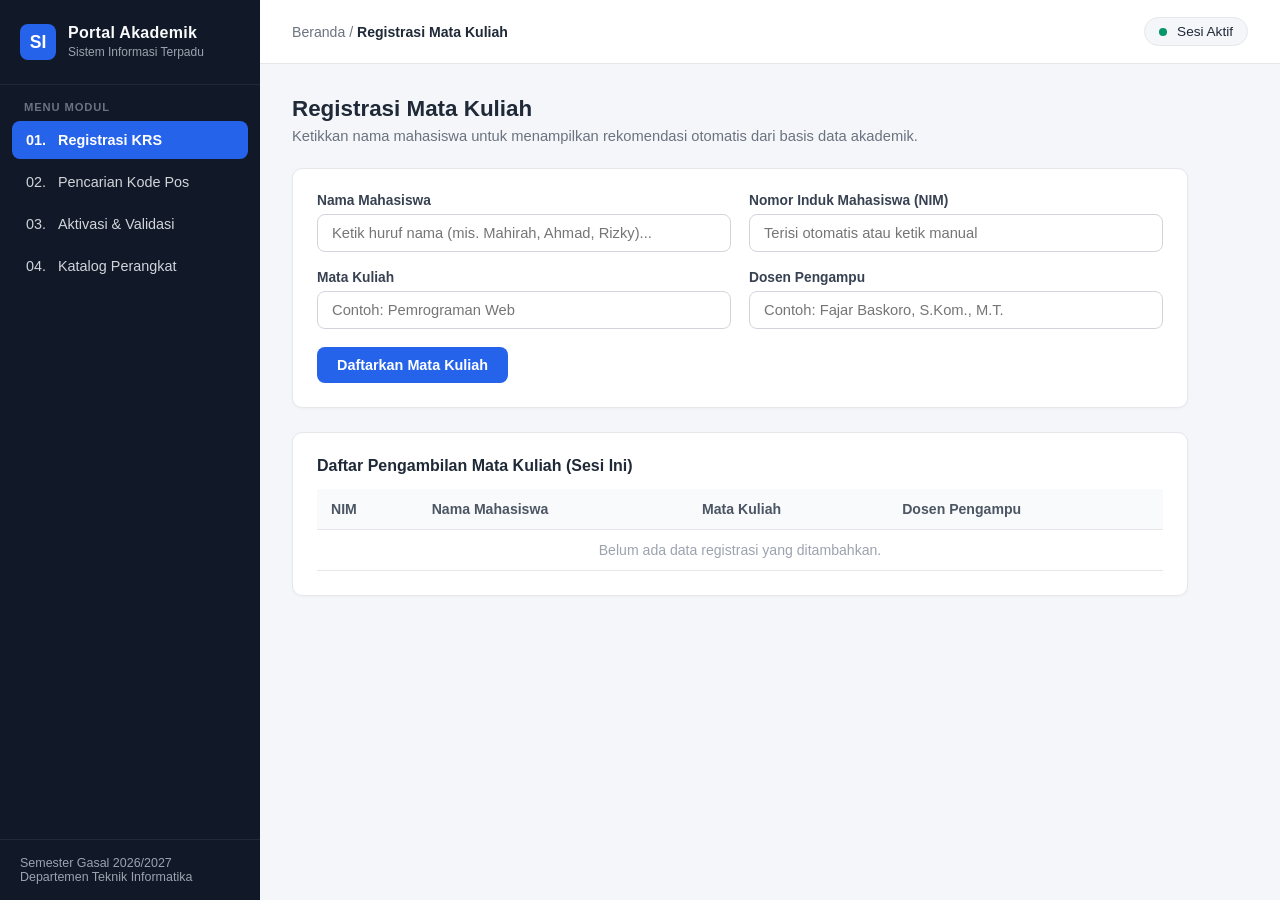
<file: Tugas 6/index.html>
<!DOCTYPE html>
<html lang="id">
<head>
  <meta charset="UTF-8">
  <meta name="viewport" content="width=device-width, initial-scale=1.0">
  <title>SIAKAD & Layanan Mahasiswa — Portal Akademik</title>
  <link rel="stylesheet" href="style.css">
</head>
<body>

  <!-- Sidebar -->
  <aside class="sidebar">
    <div class="brand">
      <div class="brand-logo">SI</div>
      <div class="brand-text">
        <h1>Portal Akademik</h1>
        <span>Sistem Informasi Terpadu</span>
      </div>
    </div>

    <nav class="nav-menu">
      <div class="nav-label">Menu Modul</div>
      <button class="nav-item active" data-target="modul-registrasi" data-title="Registrasi Mata Kuliah">
        <span>01.</span> Registrasi KRS
      </button>
      <button class="nav-item" data-target="modul-kodepos" data-title="Direktori Kode Pos">
        <span>02.</span> Pencarian Kode Pos
      </button>
      <button class="nav-item" data-target="modul-validasi" data-title="Aktivasi Akun Mahasiswa">
        <span>03.</span> Aktivasi & Validasi
      </button>
      <button class="nav-item" data-target="modul-katalog" data-title="Inventaris Lab & Perangkat">
        <span>04.</span> Katalog Perangkat
      </button>
    </nav>

    <div class="sidebar-footer">
      Semester Gasal 2026/2027<br>
      Departemen Teknik Informatika
    </div>
  </aside>

  <!-- Main Content -->
  <div class="main-wrapper">
    <header class="topbar">
      <div class="breadcrumb">Beranda / <strong id="topbarTitle">Registrasi Mata Kuliah</strong></div>
      <div class="user-pill">
        <span class="status-dot"></span>
        <span>Sesi Aktif</span>
      </div>
    </header>

    <main class="content-area">

      <!-- ================= MODUL 1: FORM REGISTRASI + AUTOCOMPLETE ================= -->
      <section id="modul-registrasi" class="page-section active">
        <div class="section-header">
          <h2>Registrasi Mata Kuliah</h2>
          <p>Ketikkan nama mahasiswa untuk menampilkan rekomendasi otomatis dari basis data akademik.</p>
        </div>

        <div class="card">
          <form id="formRegistrasi" autocomplete="off">
            <div class="grid-2">
              <div class="form-group">
                <label for="regNama">Nama Mahasiswa</label>
                <input type="text" id="regNama" placeholder="Ketik huruf nama (mis. Mahirah, Ahmad, Rizky)..." required>
                <div id="dropdownNama" class="autocomplete-dropdown"></div>
              </div>

              <div class="form-group">
                <label for="regNim">Nomor Induk Mahasiswa (NIM)</label>
                <input type="text" id="regNim" placeholder="Terisi otomatis atau ketik manual" required>
              </div>
            </div>

            <div class="grid-2">
              <div class="form-group">
                <label for="regMatkul">Mata Kuliah</label>
                <input type="text" id="regMatkul" placeholder="Contoh: Pemrograman Web" required>
              </div>

              <div class="form-group">
                <label for="regDosen">Dosen Pengampu</label>
                <input type="text" id="regDosen" placeholder="Contoh: Fajar Baskoro, S.Kom., M.T." required>
              </div>
            </div>

            <button type="submit" class="btn btn-primary">Daftarkan Mata Kuliah</button>
          </form>
        </div>

        <div class="card">
          <h3 class="card-subtitle">Daftar Pengambilan Mata Kuliah (Sesi Ini)</h3>
          <table>
            <thead>
              <tr>
                <th>NIM</th>
                <th>Nama Mahasiswa</th>
                <th>Mata Kuliah</th>
                <th>Dosen Pengampu</th>
              </tr>
            </thead>
            <tbody id="tabelRegistrasi">
              <tr>
                <td colspan="4" class="empty-row">Belum ada data registrasi yang ditambahkan.</td>
              </tr>
            </tbody>
          </table>
        </div>
      </section>

      <!-- ================= MODUL 2: PENCARIAN KODE POS INDONESIA ================= -->
      <section id="modul-kodepos" class="page-section">
        <div class="section-header">
          <h2>Pencarian Kode Pos Wilayah Indonesia</h2>
          <p>Pilih Provinsi, Kabupaten/Kota, dan Kecamatan secara berurutan untuk melihat kode pos dan rincian wilayah.</p>
        </div>

        <div class="card">
          <div class="grid-2">
            <div class="form-group">
              <label for="selProvinsi">Provinsi</label>
              <select id="selProvinsi">
                <option value="">Pilih Provinsi</option>
              </select>
            </div>

            <div class="form-group">
              <label for="selKota">Kabupaten / Kota</label>
              <select id="selKota" disabled>
                <option value="">Pilih Kabupaten/Kota</option>
              </select>
            </div>
          </div>

          <div class="form-group">
            <label for="selKecamatan">Kecamatan</label>
            <select id="selKecamatan" disabled>
              <option value="">Pilih Kecamatan</option>
            </select>
          </div>

          <div class="btn-group">
            <button id="btnCariKodePos" class="btn btn-primary" disabled>Cari Kode Pos</button>
            <button id="btnResetWilayah" class="btn btn-outline" type="button">Reset</button>
          </div>

          <div id="hasilKodePos" class="postal-card">
            <div class="postal-label">Kode Pos Wilayah</div>
            <div id="kpNomor" class="postal-code-big">60111</div>
            <div id="kpKelurahan" class="postal-kelurahan"></div>
            <div class="postal-meta">
              <div><span>Kecamatan</span><strong id="kpKec">-</strong></div>
              <div><span>Kabupaten/Kota</span><strong id="kpKota">-</strong></div>
              <div><span>Provinsi</span><strong id="kpProv">-</strong></div>
            </div>
          </div>
        </div>
      </section>

      <!-- ================= MODUL 3: VALIDASI JAVASCRIPT ================= -->
      <section id="modul-validasi" class="page-section">
        <div class="section-header">
          <h2>Aktivasi Akun Mahasiswa</h2>
          <p>Validasi format input nama, alamat email institusi/pribadi, serta kekuatan kata sandi secara langsung.</p>
        </div>

        <div class="card card-narrow">
          <form id="formValidasi" novalidate>
            <div class="form-group">
              <label for="valNama">Nama Lengkap</label>
              <input type="text" id="valNama" placeholder="Masukkan nama lengkap (huruf saja)">
              <div id="errNama" class="error-text">Nama wajib diisi dan tidak boleh mengandung angka atau simbol.</div>
            </div>

            <div class="form-group">
              <label for="valEmail">Alamat Email</label>
              <input type="email" id="valEmail" placeholder="contoh@student.its.ac.id">
              <div id="errEmail" class="error-text">Masukkan format alamat email yang valid.</div>
            </div>

            <div class="form-group">
              <label for="valPassword">Kata Sandi Baru</label>
              <input type="password" id="valPassword" placeholder="Minimal 8 karakter, kombinasi huruf & angka">
              <div id="errPassword" class="error-text">Kata sandi minimal 8 karakter dan wajib mengandung huruf serta angka.</div>
            </div>

            <div class="form-group">
              <label for="valConfirm">Konfirmasi Kata Sandi</label>
              <input type="password" id="valConfirm" placeholder="Ulangi kata sandi">
              <div id="errConfirm" class="error-text">Konfirmasi kata sandi tidak cocok.</div>
            </div>

            <button type="submit" class="btn btn-primary">Verifikasi & Aktivasi</button>
          </form>

          <div id="alertValidasi" class="alert alert-success"></div>
        </div>
      </section>

      <!-- ================= MODUL 4: LIST DROPDOWN DINAMIS ================= -->
      <section id="modul-katalog" class="page-section">
        <div class="section-header">
          <h2>Katalog Inventaris & Peminjaman Alat Lab</h2>
          <p>Pilihan unit perangkat menyesuaikan kategori yang dipilih, serta mendukung penambahan item baru ke dalam daftar.</p>
        </div>

        <div class="card card-medium">
          <div class="form-group">
            <label for="dropKategori">Kategori Perangkat</label>
            <select id="dropKategori">
              <option value="">-- Pilih Kategori --</option>
              <option value="komputasi">Workstation & Laptop</option>
              <option value="jaringan">Perangkat Jaringan</option>
              <option value="iot">Mikrokontroler & IoT</option>
            </select>
          </div>

          <div class="form-group">
            <label for="dropUnit">Unit Tersedia</label>
            <select id="dropUnit" disabled>
              <option value="">-- Pilih Kategori Terlebih Dahulu --</option>
            </select>
          </div>

          <div id="infoUnit" class="unit-status"></div>

          <hr class="divider">

          <div class="form-group no-margin">
            <label for="inputUnitBaru">Tambah Unit Baru ke Kategori Aktif</label>
            <div class="inline-add">
              <input type="text" id="inputUnitBaru" placeholder="Nama perangkat baru (mis. Raspberry Pi 5)...">
              <button type="button" id="btnTambahUnit" class="btn btn-outline">Tambahkan</button>
            </div>
          </div>
        </div>
      </section>

    </main>
  </div>

  <script src="script.js"></script>
</body>
</html>
</file>
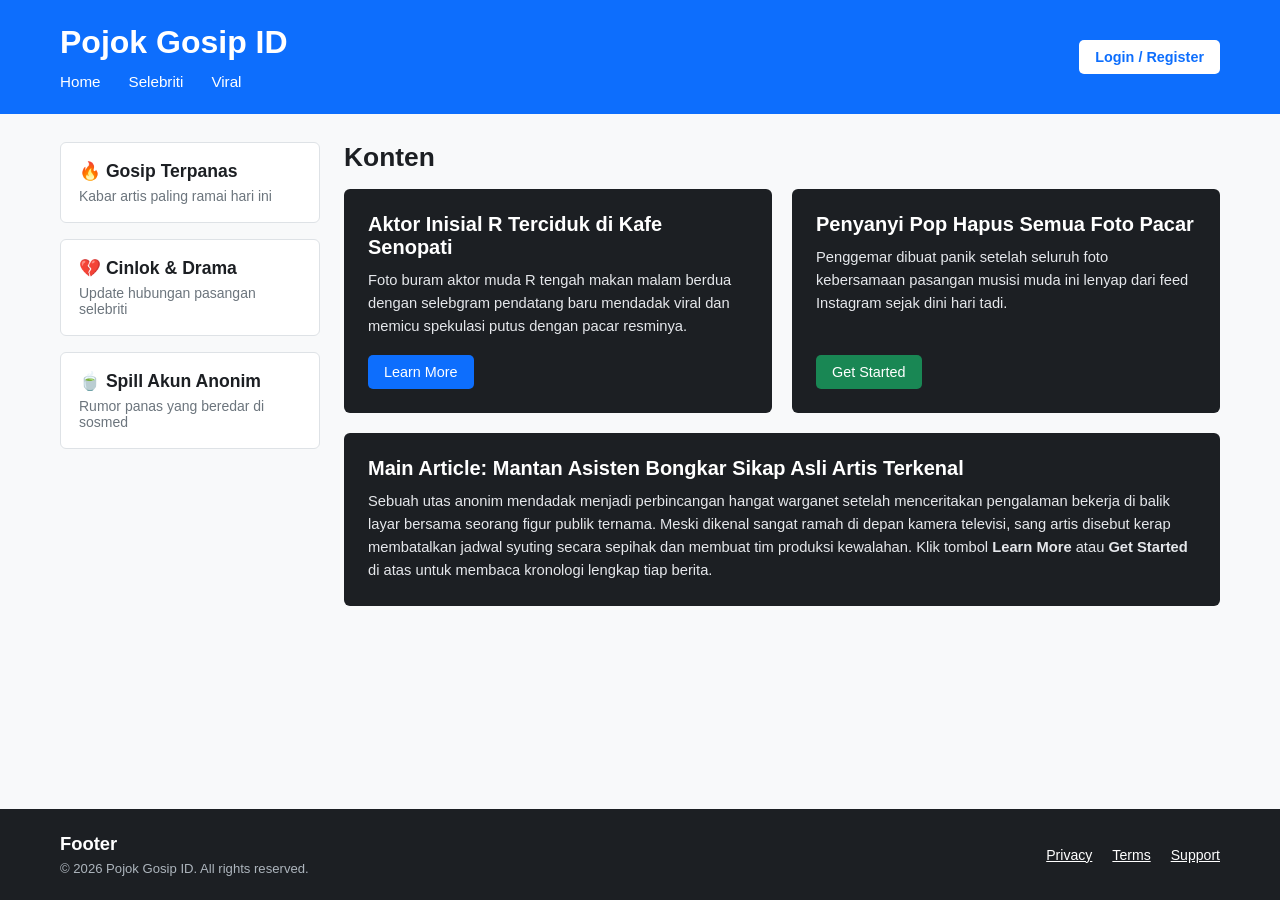
<file: Tugas 7/index.html>
<!DOCTYPE html>
<html lang="id">
<head>
    <meta charset="UTF-8">
    <meta name="viewport" content="width=device-width, initial-scale=1.0">
    <title>Pojok Gosip - Portal Berita Selebriti</title>
    <link rel="stylesheet" href="style.css">
</head>
<body>

    <!-- Header -->
    <header class="header">
        <div class="container header-flex">
            <div>
                <h1>Pojok Gosip ID</h1>
                <nav class="nav">
                    <a href="#" onclick="filterKategori('semua')">Home</a>
                    <a href="#" onclick="filterKategori('selebriti')">Selebriti</a>
                    <a href="#" onclick="filterKategori('viral')">Viral</a>
                </nav>
            </div>
            <!-- Tombol Login / Register di Header -->
            <div class="auth-header">
                <span id="userGreeting" class="user-greeting hidden"></span>
                <button id="btnOpenAuth" class="btn btn-light" onclick="bukaModal()">Login / Register</button>
                <button id="btnLogout" class="btn btn-danger hidden" onclick="logoutUser()">Logout</button>
            </div>
        </div>
    </header>

    <!-- Main Content -->
    <main class="container main-layout">
        
        <!-- Sidebar Kiri (Sesuai Gambar: 3 Menu Item) -->
        <aside class="sidebar">
            <div class="sidebar-card" onclick="gantiEdisi(0)">
                <h3>🔥 Gosip Terpanas</h3>
                <p>Kabar artis paling ramai hari ini</p>
            </div>
            <div class="sidebar-card" onclick="gantiEdisi(1)">
                <h3>💔 Cinlok & Drama</h3>
                <p>Update hubungan pasangan selebriti</p>
            </div>
            <div class="sidebar-card" onclick="gantiEdisi(2)">
                <h3>🍵 Spill Akun Anonim</h3>
                <p>Rumor panas yang beredar di sosmed</p>
            </div>
        </aside>

        <!-- Area Konten Kanan (Persis Struktur Gambar: 2 Feature + 1 Main Article) -->
        <section class="content">
            <h2>Konten</h2>

            <!-- Baris Atas: 2 Kartu Feature Berita Gosip -->
            <div class="feature-grid">
                
                <!-- Feature 1 -->
                <article class="dark-card feature-card">
                    <div>
                        <h3 id="feat1Title">Aktor Inisial R Terciduk di Kafe Senopati</h3>
                        <p id="feat1Desc">
                            Foto buram aktor muda R tengah makan malam berdua dengan selebgram pendatang baru mendadak viral dan memicu spekulasi putus dengan pacar resminya.
                        </p>
                    </div>
                    <button class="btn btn-primary" onclick="bacaDetail(1)">Learn More</button>
                </article>

                <!-- Feature 2 -->
                <article class="dark-card feature-card">
                    <div>
                        <h3 id="feat2Title">Penyanyi Pop Hapus Semua Foto Pacar</h3>
                        <p id="feat2Desc">
                            Penggemar dibuat panik setelah seluruh foto kebersamaan pasangan musisi muda ini lenyap dari feed Instagram sejak dini hari tadi.
                        </p>
                    </div>
                    <button class="btn btn-success" onclick="bacaDetail(2)">Get Started</button>
                </article>

            </div>

            <!-- Baris Bawah: Main Article -->
            <article class="dark-card article-card">
                <h3 id="mainTitle">Main Article: Mantan Asisten Bongkar Sikap Asli Artis Terkenal</h3>
                <p id="mainBody">
                    Sebuah utas anonim mendadak menjadi perbincangan hangat warganet setelah menceritakan pengalaman bekerja di balik layar bersama seorang figur publik ternama. Meski dikenal sangat ramah di depan kamera televisi, sang artis disebut kerap membatalkan jadwal syuting secara sepihak dan membuat tim produksi kewalahan. Klik tombol <strong>Learn More</strong> atau <strong>Get Started</strong> di atas untuk membaca kronologi lengkap tiap berita.
                </p>
            </article>
        </section>

    </main>

    <!-- Footer -->
    <footer class="footer">
        <div class="container footer-content">
            <div class="footer-left">
                <h4>Footer</h4>
                <p>&copy; 2026 Pojok Gosip ID. All rights reserved.</p>
            </div>
            <div class="footer-links">
                <a href="#">Privacy</a>
                <a href="#">Terms</a>
                <a href="#">Support</a>
            </div>
        </div>
    </footer>

    <!-- Modal Popup Login & Register -->
    <div id="authModal" class="modal-overlay hidden">
        <div class="modal-box">
            <div class="modal-header">
                <h3 id="modalTitle">Login Akun Netizen</h3>
                <button class="close-btn" onclick="tutupModal()">&times;</button>
            </div>

            <div id="modalAlert" class="modal-alert hidden"></div>

            <!-- Tab Switcher -->
            <div class="tab-buttons">
                <button id="tabLogin" class="tab-btn active" onclick="switchTab('login')">Login</button>
                <button id="tabRegister" class="tab-btn" onclick="switchTab('register')">Register</button>
            </div>

            <!-- Form Login -->
            <form id="loginForm">
                <div class="form-group">
                    <label for="loginEmail">Email</label>
                    <input type="email" id="loginEmail" placeholder="nama@email.com" required>
                </div>
                <div class="form-group">
                    <label for="loginPassword">Password</label>
                    <input type="password" id="loginPassword" placeholder="Masukkan password" required>
                </div>
                <button type="submit" class="btn btn-primary w-100">Login Sekarang</button>
            </form>

            <!-- Form Register -->
            <form id="registerForm" class="hidden">
                <div class="form-group">
                    <label for="regName">Username</label>
                    <input type="text" id="regName" placeholder="Contoh: NetizenJulid" required>
                </div>
                <div class="form-group">
                    <label for="regEmail">Email</label>
                    <input type="email" id="regEmail" placeholder="nama@email.com" required>
                </div>
                <div class="form-group">
                    <label for="regPassword">Password</label>
                    <input type="password" id="regPassword" placeholder="Minimal 6 karakter" required>
                </div>
                <button type="submit" class="btn btn-success w-100">Daftar Akun</button>
            </form>
        </div>
    </div>

    <script src="script.js"></script>
</body>
</html>
</file>
<file: Tugas 6/style.css>
:root {
  --bg-body: #f4f6f9;
  --bg-sidebar: #111827;
  --bg-card: #ffffff;
  --text-main: #1f2937;
  --text-muted: #6b7280;
  --border: #e5e7eb;
  --primary: #2563eb;
  --primary-dark: #1d4ed8;
  --primary-light: #eff6ff;
  --success: #059669;
  --success-bg: #ecfdf5;
  --danger: #dc2626;
  --danger-bg: #fef2f2;
  --radius: 10px;
}

* {
  box-sizing: border-box;
  margin: 0;
  padding: 0;
  font-family: 'Inter', -apple-system, BlinkMacSystemFont, 'Segoe UI', Roboto, sans-serif;
}

body {
  background-color: var(--bg-body);
  color: var(--text-main);
  display: flex;
  min-height: 100vh;
}

/* Sidebar Navigation */
.sidebar {
  width: 260px;
  background-color: var(--bg-sidebar);
  color: #f9fafb;
  display: flex;
  flex-direction: column;
  flex-shrink: 0;
}

.brand {
  padding: 24px 20px;
  border-bottom: 1px solid #1f2937;
  display: flex;
  align-items: center;
  gap: 12px;
}

.brand-logo {
  width: 36px;
  height: 36px;
  background: var(--primary);
  border-radius: 8px;
  display: grid;
  place-items: center;
  font-weight: 700;
  font-size: 1.1rem;
  color: #fff;
}

.brand-text h1 {
  font-size: 1rem;
  font-weight: 700;
  letter-spacing: 0.3px;
}

.brand-text span {
  font-size: 0.75rem;
  color: #9ca3af;
}

.nav-menu {
  padding: 16px 12px;
  flex: 1;
}

.nav-label {
  font-size: 0.7rem;
  text-transform: uppercase;
  letter-spacing: 0.08em;
  color: #6b7280;
  padding: 0 12px;
  margin-bottom: 8px;
  font-weight: 600;
}

.nav-item {
  width: 100%;
  display: flex;
  align-items: center;
  gap: 12px;
  padding: 11px 14px;
  background: transparent;
  border: none;
  color: #d1d5db;
  font-size: 0.9rem;
  font-weight: 500;
  border-radius: 8px;
  cursor: pointer;
  text-align: left;
  margin-bottom: 4px;
  transition: all 0.15s ease;
}

.nav-item:hover {
  background-color: #1f2937;
  color: #ffffff;
}

.nav-item.active {
  background-color: var(--primary);
  color: #ffffff;
  font-weight: 600;
}

.sidebar-footer {
  padding: 16px 20px;
  border-top: 1px solid #1f2937;
  font-size: 0.78rem;
  color: #9ca3af;
}

/* Main Content Wrapper */
.main-wrapper {
  flex: 1;
  display: flex;
  flex-direction: column;
  min-width: 0;
}

.topbar {
  height: 64px;
  background: var(--bg-card);
  border-bottom: 1px solid var(--border);
  padding: 0 32px;
  display: flex;
  align-items: center;
  justify-content: space-between;
}

.breadcrumb {
  font-size: 0.88rem;
  color: var(--text-muted);
}

.breadcrumb strong {
  color: var(--text-main);
}

.user-pill {
  display: flex;
  align-items: center;
  gap: 10px;
  font-size: 0.85rem;
  font-weight: 500;
  background: var(--bg-body);
  padding: 6px 14px;
  border-radius: 999px;
  border: 1px solid var(--border);
}

.status-dot {
  width: 8px;
  height: 8px;
  background: var(--success);
  border-radius: 50%;
}

.content-area {
  padding: 32px;
  max-width: 960px;
  width: 100%;
}

.page-section {
  display: none;
  animation: fadeIn 0.2s ease;
}

.page-section.active {
  display: block;
}

@keyframes fadeIn {
  from { opacity: 0; transform: translateY(4px); }
  to { opacity: 1; transform: translateY(0); }
}

.section-header {
  margin-bottom: 24px;
}

.section-header h2 {
  font-size: 1.4rem;
  font-weight: 700;
  margin-bottom: 6px;
}

.section-header p {
  color: var(--text-muted);
  font-size: 0.92rem;
}

/* Card & Form Layout */
.card {
  background: var(--bg-card);
  border: 1px solid var(--border);
  border-radius: var(--radius);
  padding: 24px;
  box-shadow: 0 1px 3px rgba(0, 0, 0, 0.03);
  margin-bottom: 24px;
}

.card-narrow {
  max-width: 560px;
}

.card-medium {
  max-width: 600px;
}

.card-subtitle {
  font-size: 1rem;
  margin-bottom: 14px;
}

.grid-2 {
  display: grid;
  grid-template-columns: 1fr 1fr;
  gap: 18px;
}

.form-group {
  margin-bottom: 18px;
  position: relative;
}

.no-margin {
  margin-bottom: 0;
}

label {
  display: block;
  font-size: 0.86rem;
  font-weight: 600;
  margin-bottom: 6px;
  color: #374151;
}

input, select {
  width: 100%;
  padding: 10px 14px;
  border: 1px solid #d1d5db;
  border-radius: 8px;
  font-size: 0.92rem;
  color: var(--text-main);
  background: #fff;
  transition: border-color 0.15s, box-shadow 0.15s;
}

input:focus, select:focus {
  outline: none;
  border-color: var(--primary);
  box-shadow: 0 0 0 3px rgba(37, 99, 235, 0.12);
}

select:disabled {
  background-color: #f9fafb;
  color: #9ca3af;
  cursor: not-allowed;
}

.btn-group {
  display: flex;
  gap: 10px;
}

.btn {
  padding: 10px 20px;
  border-radius: 8px;
  font-size: 0.9rem;
  font-weight: 600;
  cursor: pointer;
  border: none;
  transition: background 0.15s;
}

.btn-primary {
  background: var(--primary);
  color: #fff;
}

.btn-primary:hover {
  background: var(--primary-dark);
}

.btn-primary:disabled {
  background: #93c5fd;
  cursor: not-allowed;
}

.btn-outline {
  background: #fff;
  border: 1px solid #d1d5db;
  color: #374151;
}

.btn-outline:hover {
  background: #f9fafb;
}

/* Autocomplete Dropdown */
.autocomplete-dropdown {
  position: absolute;
  top: calc(100% + 4px);
  left: 0;
  right: 0;
  background: #fff;
  border: 1px solid #d1d5db;
  border-radius: 8px;
  box-shadow: 0 10px 15px -3px rgba(0, 0, 0, 0.1);
  z-index: 50;
  max-height: 210px;
  overflow-y: auto;
  display: none;
}

.autocomplete-item {
  padding: 10px 14px;
  cursor: pointer;
  display: flex;
  justify-content: space-between;
  align-items: center;
  border-bottom: 1px solid #f3f4f6;
  font-size: 0.9rem;
}

.autocomplete-item:last-child {
  border-bottom: none;
}

.autocomplete-item:hover {
  background: var(--primary-light);
  color: var(--primary);
}

.autocomplete-item span.badge-nim {
  font-size: 0.78rem;
  background: #f3f4f6;
  color: #4b5563;
  padding: 2px 8px;
  border-radius: 4px;
}

/* Table */
table {
  width: 100%;
  border-collapse: collapse;
  font-size: 0.88rem;
}

th, td {
  text-align: left;
  padding: 12px 14px;
  border-bottom: 1px solid var(--border);
}

th {
  background: #f9fafb;
  font-weight: 600;
  color: #4b5563;
}

.empty-row {
  text-align: center;
  color: #9ca3af;
}

/* Info & Alert Banners */
.alert {
  padding: 14px 16px;
  border-radius: 8px;
  font-size: 0.9rem;
  margin-top: 16px;
  display: none;
}

.alert-success {
  background: var(--success-bg);
  color: #065f46;
  border: 1px solid #a7f3d0;
}

.postal-card {
  margin-top: 20px;
  border: 1px solid #bfdbfe;
  background: #f8fafc;
  border-radius: 10px;
  padding: 20px;
  display: none;
}

.postal-label {
  font-size: 0.8rem;
  font-weight: 600;
  color: #475569;
  text-transform: uppercase;
}

.postal-code-big {
  font-size: 2rem;
  font-weight: 800;
  color: var(--primary);
  letter-spacing: 2px;
  margin: 4px 0 12px;
}

.postal-kelurahan {
  font-size: 0.9rem;
  color: #334155;
  margin-bottom: 12px;
}

.postal-meta {
  display: grid;
  grid-template-columns: repeat(3, 1fr);
  gap: 12px;
  padding-top: 12px;
  border-top: 1px solid #e2e8f0;
  font-size: 0.86rem;
}

.postal-meta div span {
  display: block;
  color: var(--text-muted);
  font-size: 0.76rem;
  margin-bottom: 2px;
}

.error-text {
  color: var(--danger);
  font-size: 0.8rem;
  margin-top: 5px;
  display: none;
}

input.is-invalid {
  border-color: var(--danger);
  background: var(--danger-bg);
}

input.is-valid {
  border-color: var(--success);
}

.unit-status {
  font-size: 0.88rem;
  color: var(--primary);
  margin-bottom: 20px;
  font-weight: 500;
}

.divider {
  border: none;
  border-top: 1px solid var(--border);
  margin: 20px 0;
}

.inline-add {
  display: flex;
  gap: 10px;
}

.inline-add input {
  flex: 1;
}

@media (max-width: 768px) {
  body { flex-direction: column; }
  .sidebar { width: 100%; }
  .nav-menu { display: flex; overflow-x: auto; gap: 6px; }
  .nav-label, .sidebar-footer { display: none; }
  .grid-2, .postal-meta { grid-template-columns: 1fr; }
  .content-area { padding: 20px; }
}
</file>
<file: Tugas 7/style.css>
* {
    box-sizing: border-box;
    margin: 0;
    padding: 0;
    font-family: 'Segoe UI', Tahoma, Geneva, Verdana, sans-serif;
}

body {
    background-color: #f8f9fa;
    color: #212529;
    display: flex;
    flex-direction: column;
    min-height: 100vh;
}

.container {
    width: 100%;
    max-width: 1200px;
    margin: 0 auto;
    padding: 0 20px;
}

/* Header */
.header {
    background-color: #0d6efd;
    color: #ffffff;
    padding: 24px 0;
}

.header-flex {
    display: flex;
    justify-content: space-between;
    align-items: center;
    flex-wrap: wrap;
    gap: 16px;
}

.header h1 {
    font-size: 2rem;
    font-weight: 600;
    margin-bottom: 12px;
}

.nav {
    display: flex;
    gap: 28px;
}

.nav a {
    color: #ffffff;
    text-decoration: none;
    font-size: 0.95rem;
}

.nav a:hover {
    text-decoration: underline;
}

.auth-header {
    display: flex;
    align-items: center;
    gap: 12px;
}

.user-greeting {
    font-size: 0.92rem;
    font-weight: 500;
    background: rgba(255, 255, 255, 0.18);
    padding: 6px 12px;
    border-radius: 5px;
}

/* Layout Utama */
.main-layout {
    display: grid;
    grid-template-columns: 260px 1fr;
    gap: 24px;
    margin-top: 28px;
    margin-bottom: 40px;
    flex: 1;
}

/* Sidebar Kiri */
.sidebar {
    display: flex;
    flex-direction: column;
    gap: 16px;
}

.sidebar-card {
    background-color: #ffffff;
    border: 1px solid #dee2e6;
    border-radius: 6px;
    padding: 18px;
    cursor: pointer;
    transition: transform 0.2s, box-shadow 0.2s, border-color 0.2s;
}

.sidebar-card:hover {
    transform: translateY(-2px);
    box-shadow: 0 4px 10px rgba(0, 0, 0, 0.06);
    border-color: #0d6efd;
}

.sidebar-card h3 {
    font-size: 1.1rem;
    margin-bottom: 6px;
    color: #1c1f23;
}

.sidebar-card p {
    font-size: 0.875rem;
    color: #6c757d;
}

/* Konten Kanan */
.content h2 {
    font-size: 1.65rem;
    margin-bottom: 16px;
    color: #1c1f23;
}

/* Grid 2 Feature (Sesuai Gambar) */
.feature-grid {
    display: grid;
    grid-template-columns: 1fr 1fr;
    gap: 20px;
    margin-bottom: 20px;
}

/* Dark Card */
.dark-card {
    background-color: #1c1f23;
    color: #ffffff;
    border-radius: 6px;
    padding: 24px;
}

.feature-card {
    display: flex;
    flex-direction: column;
    justify-content: space-between;
    align-items: flex-start;
    min-height: 200px;
}

.dark-card h3 {
    font-size: 1.25rem;
    margin-bottom: 10px;
}

.dark-card p {
    font-size: 0.92rem;
    line-height: 1.55;
    color: #e5e7eb;
    margin-bottom: 18px;
}

.article-card p {
    margin-bottom: 0;
}

/* Buttons */
.btn {
    padding: 9px 16px;
    border: none;
    border-radius: 5px;
    color: #ffffff;
    font-size: 0.9rem;
    font-weight: 500;
    cursor: pointer;
    transition: opacity 0.2s;
}

.btn:hover {
    opacity: 0.9;
}

.btn-primary {
    background-color: #0d6efd;
}

.btn-success {
    background-color: #198754;
}

.btn-light {
    background-color: #ffffff;
    color: #0d6efd;
    font-weight: 600;
}

.btn-danger {
    background-color: #dc3545;
}

.w-100 {
    width: 100%;
}

/* Footer */
.footer {
    background-color: #1c1f23;
    color: #ffffff;
    padding: 24px 0;
    margin-top: auto;
}

.footer-content {
    display: flex;
    justify-content: space-between;
    align-items: center;
    flex-wrap: wrap;
    gap: 16px;
}

.footer-left h4 {
    font-size: 1.15rem;
    margin-bottom: 6px;
}

.footer-left p {
    font-size: 0.82rem;
    color: #adb5bd;
}

.footer-links {
    display: flex;
    gap: 20px;
}

.footer-links a {
    color: #ffffff;
    font-size: 0.88rem;
    text-decoration: underline;
}

/* Modal Login & Register */
.hidden {
    display: none !important;
}

.modal-overlay {
    position: fixed;
    inset: 0;
    background: rgba(0, 0, 0, 0.65);
    display: flex;
    justify-content: center;
    align-items: center;
    padding: 20px;
    z-index: 999;
}

.modal-box {
    background: #1c1f23;
    color: #ffffff;
    width: 100%;
    max-width: 400px;
    border-radius: 8px;
    padding: 24px;
    box-shadow: 0 10px 25px rgba(0, 0, 0, 0.3);
}

.modal-header {
    display: flex;
    justify-content: space-between;
    align-items: center;
    margin-bottom: 16px;
}

.close-btn {
    background: none;
    border: none;
    color: #adb5bd;
    font-size: 1.5rem;
    cursor: pointer;
}

.tab-buttons {
    display: grid;
    grid-template-columns: 1fr 1fr;
    gap: 8px;
    margin-bottom: 16px;
}

.tab-btn {
    padding: 8px;
    background: #2b3035;
    color: #adb5bd;
    border: 1px solid #495057;
    border-radius: 5px;
    cursor: pointer;
    font-weight: 600;
}

.tab-btn.active {
    background: #0d6efd;
    color: #ffffff;
    border-color: #0d6efd;
}

.form-group {
    margin-bottom: 14px;
}

.form-group label {
    display: block;
    font-size: 0.85rem;
    margin-bottom: 6px;
    color: #e5e7eb;
}

.form-group input {
    width: 100%;
    padding: 10px 12px;
    border: 1px solid #495057;
    border-radius: 5px;
    background: #2b3035;
    color: #ffffff;
}

.modal-alert {
    padding: 10px 12px;
    border-radius: 5px;
    font-size: 0.85rem;
    margin-bottom: 14px;
    background: #2b3035;
    border-left: 4px solid #ffc107;
}

@media (max-width: 850px) {
    .main-layout {
        grid-template-columns: 1fr;
    }
    .feature-grid {
        grid-template-columns: 1fr;
    }
}
</file>
